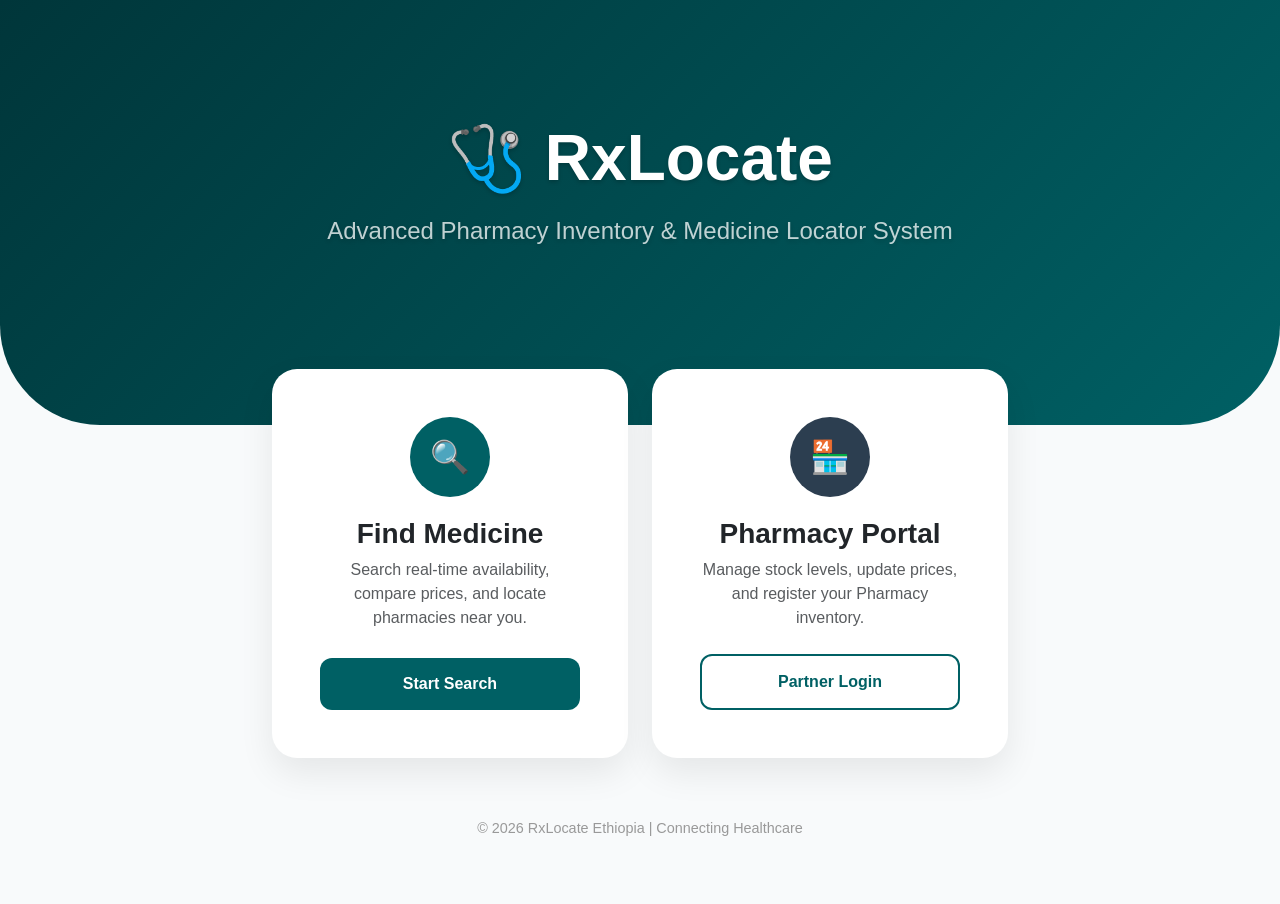
<file: src/main/resources/templates/index.html>
<!DOCTYPE html>
<html xmlns:th="http://www.thymeleaf.org">
  <head>
    <meta charset="UTF-8" />
    <meta name="viewport" content="width=device-width, initial-scale=1.0" />
    <title>RxLocate | Smart Medicine Access</title>
    <link
      href="https://cdn.jsdelivr.net/npm/bootstrap@5.3.0/dist/css/bootstrap.min.css"
      rel="stylesheet"
    />
    <style>
      :root {
        --rx-teal: #006064;
        --rx-dark: #00363a;
        --rx-accent: #26a69a;
      }

      body {
        background: #f8fafb;
        font-family: "Segoe UI", Roboto, sans-serif;
        margin: 0;
      }

      /* Modern Hero Section */
      .hero {
        background: linear-gradient(
          135deg,
          var(--rx-dark) 0%,
          var(--rx-teal) 100%
        );
        color: white;
        padding: 120px 0 160px 0;
        border-bottom-left-radius: 100px;
        border-bottom-right-radius: 100px;
        text-shadow: 0 2px 4px rgba(0, 0, 0, 0.2);
      }

      .hero h1 {
        font-size: 4rem;
        font-weight: 800;
      }

      /* Choice Cards */
      .selection-container {
        margin-top: -80px;
      }

      .card-choice {
        border: none;
        border-radius: 25px;
        transition: all 0.4s cubic-bezier(0.175, 0.885, 0.32, 1.275);
        box-shadow: 0 15px 35px rgba(0, 0, 0, 0.08);
        background: white;
        overflow: hidden;
      }

      .card-choice:hover {
        transform: translateY(-12px);
        box-shadow: 0 25px 50px rgba(0, 60, 64, 0.15);
      }

      .icon-circle {
        width: 80px;
        height: 80px;
        background: var(--rx-teal);
        color: white;
        border-radius: 50%;
        display: flex;
        align-items: center;
        justify-content: center;
        margin: 0 auto 20px auto;
        font-size: 2rem;
      }

      .btn-rx-primary {
        background: var(--rx-teal);
        color: white;
        border-radius: 12px;
        padding: 14px 30px;
        font-weight: 700;
        border: none;
        transition: 0.3s;
      }

      .btn-rx-primary:hover {
        background: var(--rx-dark);
        color: white;
        box-shadow: 0 5px 15px rgba(0, 0, 0, 0.2);
      }

      .btn-rx-outline {
        border: 2px solid var(--rx-teal);
        color: var(--rx-teal);
        border-radius: 12px;
        padding: 14px 30px;
        font-weight: 700;
        transition: 0.3s;
      }

      .btn-rx-outline:hover {
        background: var(--rx-teal);
        color: white;
      }

      footer {
        margin-top: 60px;
        color: #999;
        font-size: 0.9rem;
      }
    </style>
  </head>
  <body>
    <section class="hero text-center">
      <div class="container">
        <h1 class="mb-3">🩺 RxLocate</h1>
        <p class="lead opacity-75 fs-4">
          Advanced Pharmacy Inventory & Medicine Locator System
        </p>
      </div>
    </section>

    <div class="container selection-container">
      <div class="row justify-content-center g-4">
        <div class="col-md-5 col-lg-4">
          <div class="card card-choice p-5 text-center h-100">
            <div class="icon-circle">🔍</div>
            <h3 class="fw-bold text-dark">Find Medicine</h3>
            <p class="text-muted mb-4">
              Search real-time availability, compare prices, and locate
              pharmacies near you.
            </p>
            <a
              th:href="@{/client/search}"
              class="btn btn-rx-primary w-100 mt-auto"
              >Start Search</a
            >
          </div>
        </div>

        <div class="col-md-5 col-lg-4">
          <div class="card card-choice p-5 text-center h-100">
            <div class="icon-circle" style="background: #2c3e50">🏪</div>
            <h3 class="fw-bold text-dark">Pharmacy Portal</h3>
            <p class="text-muted mb-4">
              Manage stock levels, update prices, and register your Pharmacy
              inventory.
            </p>
            <a
              th:href="@{/pharmacy/login}"
              class="btn btn-rx-outline w-100 mt-auto"
              >Partner Login</a
            >
          </div>
        </div>
      </div>
    </div>

    <footer class="text-center pb-5">
      <div class="container">
        <p>&copy; 2026 RxLocate Ethiopia | Connecting Healthcare</p>
      </div>
    </footer>
  </body>
</html>
</file>
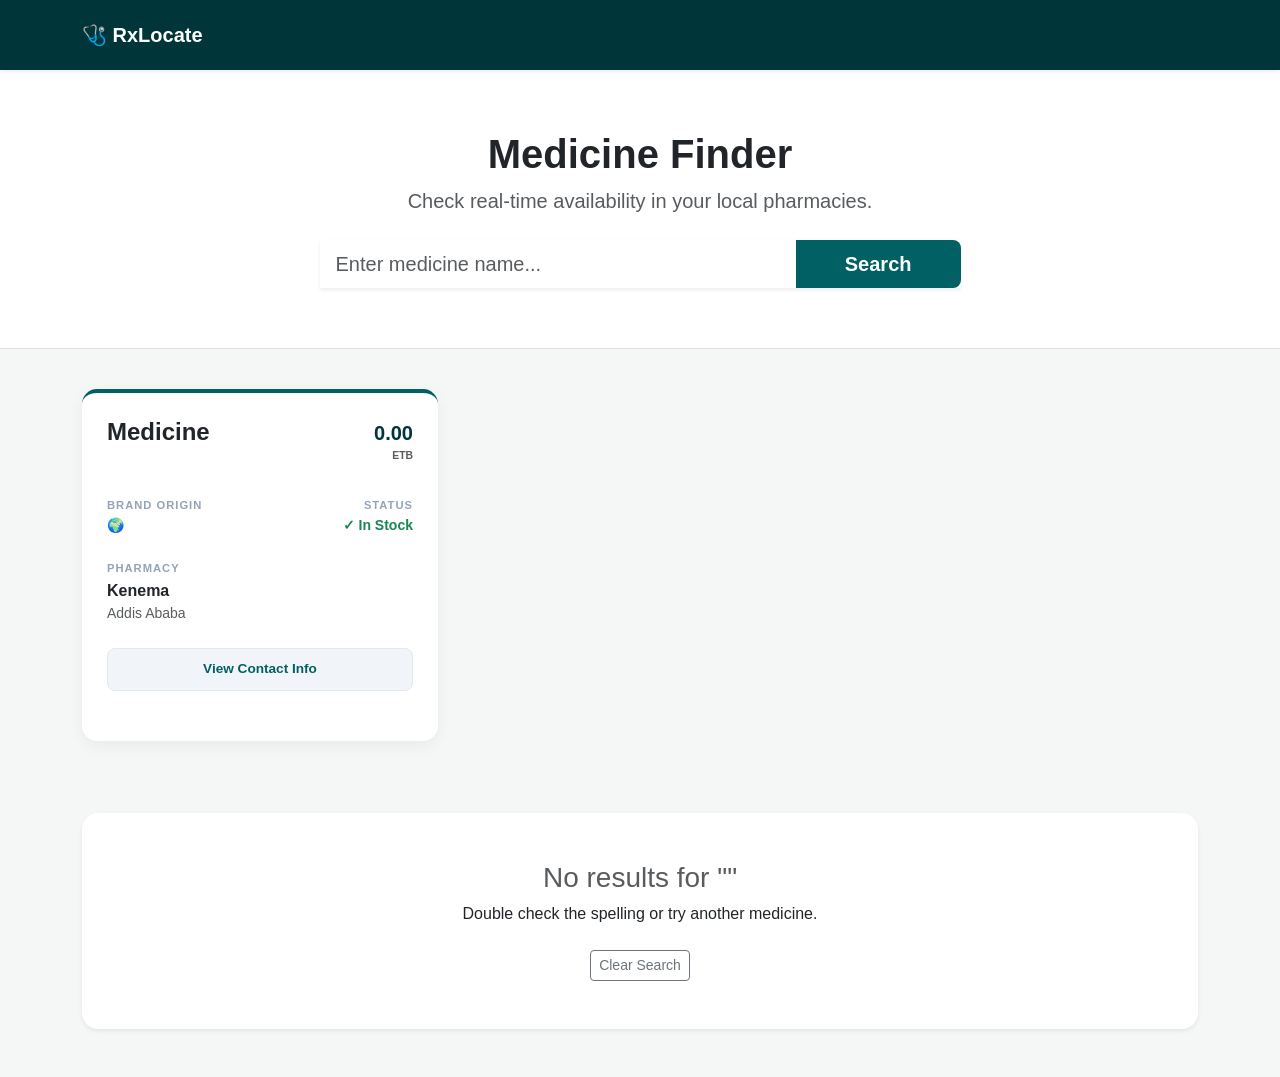
<file: src/main/resources/templates/client-search.html>
<!DOCTYPE html>
<html xmlns:th="http://www.thymeleaf.org">
  <head>
    <meta charset="UTF-8" />
    <meta name="viewport" content="width=device-width, initial-scale=1.0" />
    <title>Find Medicine | RxLocate</title>
    <link
      href="https://cdn.jsdelivr.net/npm/bootstrap@5.3.0/dist/css/bootstrap.min.css"
      rel="stylesheet"
    />
    <style>
      :root {
        --rx-teal: #006064;
        --rx-dark: #00363a;
        --rx-soft: #f8fafc;
      }
      body {
        background-color: #f4f7f6;
        font-family: "Segoe UI", Tahoma, sans-serif;
      }
      .navbar {
        background-color: var(--rx-dark) !important;
        padding: 15px 0;
      }
      .search-hero {
        background: white;
        padding: 60px 0;
        border-bottom: 1px solid #e0e0e0;
        margin-bottom: 40px;
      }
      .btn-search {
        background-color: var(--rx-teal);
        color: white;
        font-weight: bold;
      }
      .btn-search:hover {
        background-color: var(--rx-dark);
        color: white;
      }
      .med-card {
        border: none;
        border-radius: 15px;
        box-shadow: 0 5px 15px rgba(0, 0, 0, 0.05);
        background: white;
        padding: 25px;
        margin-bottom: 25px;
        border-top: 4px solid var(--rx-teal);
        height: 100%;
      }
      .price-tag {
        font-size: 1.25rem;
        font-weight: 800;
        color: var(--rx-dark);
      }
      .label-text {
        color: #94a3b8;
        font-size: 0.7rem;
        font-weight: 800;
        text-transform: uppercase;
        letter-spacing: 1px;
        display: block;
        margin-bottom: 2px;
      }
      details summary {
        list-style: none;
        display: block;
        background-color: #f1f5f9;
        color: var(--rx-teal);
        padding: 10px;
        border-radius: 8px;
        text-align: center;
        cursor: pointer;
        font-weight: 700;
        border: 1px solid #e2e8f0;
        font-size: 0.85rem;
      }
      .info-box {
        background-color: #fcfcfc;
        border-radius: 12px;
        padding: 15px;
        margin-top: 10px;
        border: 1px solid #eee;
      }
      .map-btn {
        display: block;
        background-color: #0288d1;
        color: white;
        text-align: center;
        padding: 10px;
        border-radius: 8px;
        text-decoration: none;
        margin-top: 10px;
        font-weight: 700;
        font-size: 0.85rem;
      }
    </style>
  </head>
  <body>
    <nav class="navbar navbar-dark shadow-sm">
      <div class="container">
        <a class="navbar-brand fw-bold" href="/">🩺 RxLocate</a>
      </div>
    </nav>

    <div class="search-hero text-center">
      <div class="container">
        <h1 class="fw-bold mb-2">Medicine Finder</h1>
        <p class="text-muted fs-5">
          Check real-time availability in your local pharmacies.
        </p>

        <form
          th:action="@{/client/search}"
          method="GET"
          class="row justify-content-center mt-4"
        >
          <div class="col-md-7">
            <div class="input-group input-group-lg shadow-sm">
              <input
                type="text"
                name="name"
                class="form-control border-0"
                placeholder="Enter medicine name..."
                th:value="${searchQuery}"
                required
              />
              <button class="btn btn-search px-5" type="submit">Search</button>
            </div>
          </div>
        </form>
      </div>
    </div>

    <div class="container pb-5">
      <div
        class="row"
        th:if="${medicines != null and !#lists.isEmpty(medicines)}"
      >
        <div class="col-md-4 mb-4" th:each="med : ${medicines}">
          <div class="med-card">
            <div class="d-flex justify-content-between align-items-start mb-3">
              <div>
                <h4 class="fw-bold mb-0 text-dark" th:text="${med.name}">
                  Medicine
                </h4>
                <div
                  class="text-muted fw-bold small"
                  th:text="${med.dosage != null and med.dosage != '' ? med.dosage : 'Dosage Unknown'}"
                ></div>
              </div>
              <div class="text-end">
                <span class="price-tag" th:text="${med.price}">0.00</span>
                <small
                  class="fw-bold d-block text-muted"
                  style="font-size: 0.65rem"
                  >ETB</small
                >
              </div>
            </div>

            <hr class="text-light" />

            <div class="row mb-4">
              <div class="col-6">
                <span class="label-text">Brand Origin</span>
                <p class="mb-0 fw-bold text-dark small">
                  🌍
                  <span
                    th:text="${med.brandCountry != null and med.brandCountry != '' ? med.brandCountry : 'Unknown'}"
                  ></span>
                </p>
              </div>
              <div class="col-6 text-end">
                <span class="label-text">Status</span>
                <p class="mb-0 text-success fw-bold small">✓ In Stock</p>
              </div>
            </div>

            <div class="mb-4">
              <span class="label-text">Pharmacy</span>
              <p
                class="mb-0 text-dark fw-bold"
                th:text="${med.pharmacy.pharmacyName}"
              >
                Kenema
              </p>
              <p class="text-muted small" th:text="${med.pharmacy.location}">
                Addis Ababa
              </p>
            </div>

            <details>
              <summary>View Contact Info</summary>
              <div class="info-box text-center">
                <span class="label-text">Phone Number</span>
                <p class="mb-2">
                  <a
                    th:href="'tel:' + ${med.pharmacy.phoneNumber}"
                    class="text-dark fw-bold text-decoration-none fs-5"
                    th:text="${med.pharmacy.phoneNumber}"
                    >+251...</a
                  >
                </p>
                <div
                  th:if="${med.pharmacy.googleMapLink != null and !med.pharmacy.googleMapLink.isEmpty()}"
                >
                  <a
                    th:href="${med.pharmacy.googleMapLink}"
                    target="_blank"
                    class="map-btn"
                  >
                    📍 Open in Google Maps
                  </a>
                </div>
              </div>
            </details>
          </div>
        </div>
      </div>

      <div
        th:if="${searchQuery != null and #lists.isEmpty(medicines)}"
        class="text-center mt-5 py-5 bg-white rounded-4 shadow-sm"
      >
        <h3 class="text-muted">
          No results for "<span th:text="${searchQuery}"></span>"
        </h3>
        <p>Double check the spelling or try another medicine.</p>
        <a href="/client/search" class="btn btn-outline-secondary btn-sm mt-2"
          >Clear Search</a
        >
      </div>
    </div>
  </body>
</html>
</file>
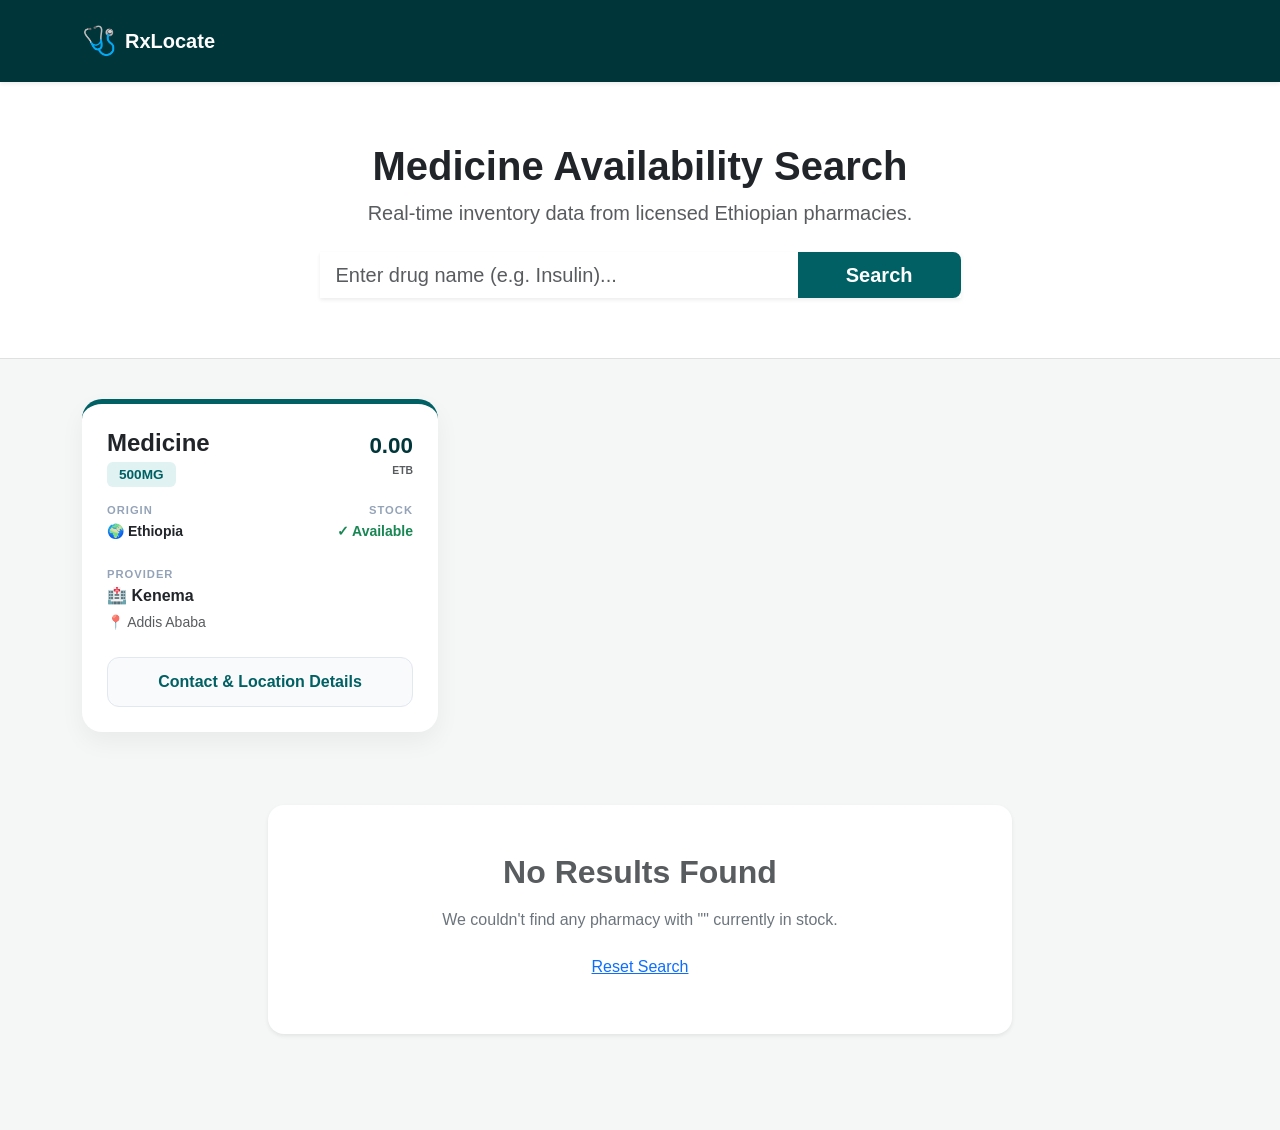
<file: src/main/resources/templates/Client.html>
<!DOCTYPE html>
<html xmlns:th="http://www.thymeleaf.org">
  <head>
    <meta charset="UTF-8" />
    <meta name="viewport" content="width=device-width, initial-scale=1.0" />
    <title>Find Medicine | RxLocate</title>
    <link
      href="https://cdn.jsdelivr.net/npm/bootstrap@5.3.0/dist/css/bootstrap.min.css"
      rel="stylesheet"
    />
    <style>
      :root {
        --rx-teal: #006064;
        --rx-dark: #00363a;
        --rx-soft: #e0f2f1;
      }
      body {
        background-color: #f4f7f6;
        font-family: "Segoe UI", Tahoma, sans-serif;
      }
      .navbar {
        background-color: var(--rx-dark) !important;
        padding: 15px 0;
      }
      .search-hero {
        background: white;
        padding: 60px 0;
        border-bottom: 1px solid #e0e0e0;
        margin-bottom: 40px;
      }
      .btn-search {
        background-color: var(--rx-teal);
        color: white;
        font-weight: bold;
        border: none;
      }
      .btn-search:hover {
        background-color: var(--rx-dark);
        color: white;
      }
      /* Modern Medicine Card */
      .med-card {
        border: none;
        border-radius: 20px;
        box-shadow: 0 10px 25px rgba(0, 0, 0, 0.05);
        background: white;
        padding: 25px;
        margin-bottom: 25px;
        transition: 0.3s ease;
        border-top: 5px solid var(--rx-teal);
      }
      .med-card:hover {
        transform: translateY(-8px);
        box-shadow: 0 15px 35px rgba(0, 60, 64, 0.1);
      }
      .dosage-badge {
        background-color: var(--rx-soft);
        color: var(--rx-teal);
        padding: 5px 12px;
        border-radius: 6px;
        font-size: 0.85rem;
        font-weight: 800;
        text-transform: uppercase;
      }
      .price-tag {
        font-size: 1.4rem;
        font-weight: 800;
        color: var(--rx-dark);
      }
      .label-text {
        color: #94a3b8;
        font-size: 0.7rem;
        font-weight: 800;
        text-transform: uppercase;
        letter-spacing: 1px;
        display: block;
        margin-bottom: 2px;
      }
      /* Collapsible Contact Section */
      details summary {
        list-style: none;
        display: block;
        background-color: #f8fafb;
        color: var(--rx-teal);
        padding: 12px;
        border-radius: 12px;
        text-align: center;
        cursor: pointer;
        font-weight: 700;
        transition: 0.3s;
        border: 1px solid #e2e8f0;
        user-select: none;
      }
      details summary:hover {
        background-color: var(--rx-soft);
      }
      .info-box {
        background-color: #ffffff;
        border-radius: 12px;
        padding: 15px;
        margin-top: 10px;
        border: 1px solid #eee;
      }
      .map-btn {
        display: block;
        background-color: #0288d1;
        color: white;
        text-align: center;
        padding: 12px;
        border-radius: 8px;
        text-decoration: none;
        margin-top: 10px;
        font-weight: 700;
      }
    </style>
  </head>
  <body>
    <nav class="navbar navbar-dark shadow-sm">
      <div class="container">
        <a class="navbar-brand fw-bold d-flex align-items-center" href="/">
          <span class="fs-3 me-2">🩺</span> RxLocate
        </a>
      </div>
    </nav>

    <div class="search-hero text-center">
      <div class="container">
        <h1 class="fw-bold mb-2">Medicine Availability Search</h1>
        <p class="text-muted fs-5 mb-4">
          Real-time inventory data from licensed Ethiopian pharmacies.
        </p>

        <form
          th:action="@{/client/search}"
          method="GET"
          class="row justify-content-center"
        >
          <div class="col-md-7">
            <div class="input-group input-group-lg shadow-sm">
              <input
                type="text"
                name="name"
                class="form-control border-0"
                placeholder="Enter drug name (e.g. Insulin)..."
                th:value="${searchQuery}"
                required
              />
              <button class="btn btn-search px-5" type="submit">Search</button>
            </div>
          </div>
        </form>
      </div>
    </div>

    <div class="container pb-5">
      <div
        class="row"
        th:if="${medicines != null and !#lists.isEmpty(medicines)}"
      >
        <div class="col-md-4" th:each="med : ${medicines}">
          <div class="med-card">
            <div class="d-flex justify-content-between align-items-start mb-3">
              <div>
                <h4 class="fw-bold mb-1 text-dark" th:text="${med.name}">
                  Medicine
                </h4>
                <span class="dosage-badge" th:text="${med.dosage}">500mg</span>
              </div>
              <div class="text-end">
                <span class="price-tag" th:text="${med.price}">0.00</span>
                <small
                  class="fw-bold d-block text-muted"
                  style="font-size: 0.65rem"
                  >ETB</small
                >
              </div>
            </div>

            <div class="row mb-4">
              <div class="col-6">
                <span class="label-text">Origin</span>
                <p class="mb-0 fw-bold text-dark small">
                  🌍 <span th:text="${med.brandCountry}">Ethiopia</span>
                </p>
              </div>
              <div class="col-6 text-end">
                <span class="label-text">Stock</span>
                <p class="mb-0 text-success fw-bold small">✓ Available</p>
              </div>
            </div>

            <div class="mb-4">
              <span class="label-text">Provider</span>
              <p class="mb-1 text-dark fw-bold">
                🏥 <span th:text="${med.pharmacy.pharmacyName}">Kenema</span>
              </p>
              <p class="text-muted small mb-0">
                📍 <span th:text="${med.pharmacy.location}">Addis Ababa</span>
              </p>
            </div>

            <details>
              <summary>Contact & Location Details</summary>
              <div class="info-box shadow-sm">
                <span class="label-text">Pharmacy Phone</span>
                <p class="mb-3">
                  <a
                    th:href="'tel:' + ${med.pharmacy.phoneNumber}"
                    class="text-dark fw-bold text-decoration-none fs-5"
                    th:text="${med.pharmacy.phoneNumber}"
                    >+251...</a
                  >
                </p>

                <div
                  th:if="${med.pharmacy.googleMapLink != null and !med.pharmacy.googleMapLink.isEmpty()}"
                >
                  <span class="label-text">Map View</span>
                  <a
                    th:href="${med.pharmacy.googleMapLink}"
                    target="_blank"
                    class="map-btn"
                    >📍 Open in Google Maps</a
                  >
                </div>
              </div>
            </details>
          </div>
        </div>
      </div>

      <div
        th:if="${searchQuery != null and #lists.isEmpty(medicines)}"
        class="text-center py-5"
      >
        <div class="bg-white rounded-4 p-5 shadow-sm d-inline-block col-md-8">
          <h2 class="text-muted fw-bold mb-3">No Results Found</h2>
          <p class="text-secondary mb-0">
            We couldn't find any pharmacy with "<span
              th:text="${searchQuery}"
              class="fw-bold"
            ></span
            >" currently in stock.
          </p>
          <a href="/client/search" class="btn btn-link text-teal mt-3"
            >Reset Search</a
          >
        </div>
      </div>
    </div>
  </body>
</html>
</file>
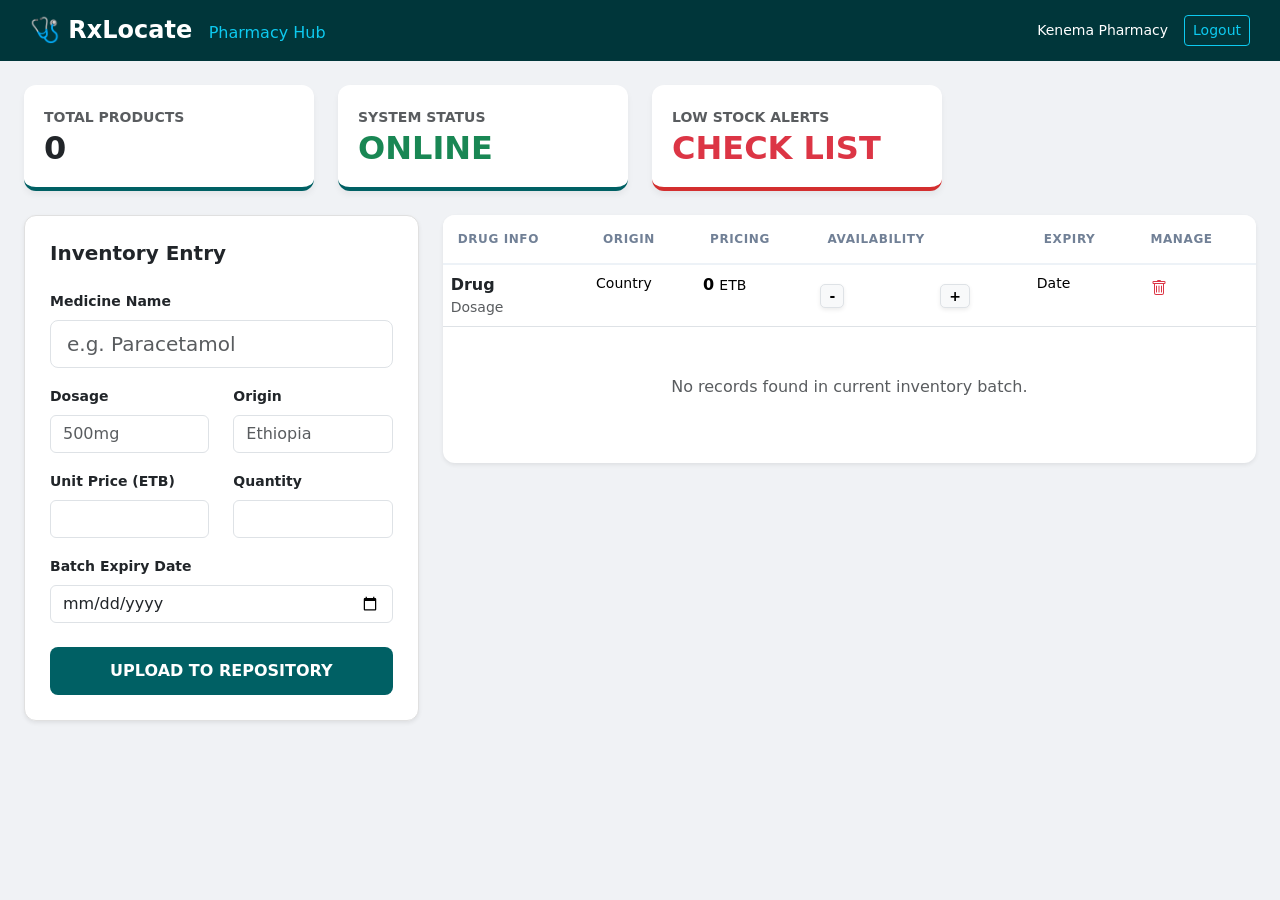
<file: src/main/resources/templates/pharmacy-dashboard.html>
<!DOCTYPE html>
<html xmlns:th="http://www.thymeleaf.org">
  <head>
    <meta charset="UTF-8" />
    <title>RxLocate | Inventory Control</title>
    <link
      href="https://cdn.jsdelivr.net/npm/bootstrap@5.3.0/dist/css/bootstrap.min.css"
      rel="stylesheet"
    />
    <style>
      :root {
        --rx-dark: #00363a;
        --rx-teal: #006064;
        --rx-light: #e0f2f1;
        --rx-danger: #d32f2f;
      }
      body {
        background-color: #f0f2f5;
        font-family: "Inter", system-ui, sans-serif;
      }

      /* Horizontal Top Bar instead of just a sidebar */
      .top-nav {
        background: var(--rx-dark);
        color: white;
        padding: 15px 30px;
      }

      .stat-card {
        background: white;
        border: none;
        border-radius: 12px;
        padding: 20px;
        box-shadow: 0 4px 6px rgba(0, 0, 0, 0.05);
        border-bottom: 4px solid var(--rx-teal);
      }

      .control-panel {
        background: white;
        border-radius: 12px;
        padding: 25px;
        height: 100%;
        border: 1px solid #e0e0e0;
      }

      .inventory-table-container {
        background: white;
        border-radius: 12px;
        padding: 0;
        overflow: hidden;
        box-shadow: 0 10px 25px rgba(0, 0, 0, 0.05);
      }

      .table thead {
        background-color: #f8f9fa;
        border-bottom: 2px solid #edf2f7;
      }
      .table th {
        text-transform: uppercase;
        font-size: 0.75rem;
        letter-spacing: 0.05em;
        color: #718096;
        padding: 15px;
      }

      .status-pill {
        padding: 4px 12px;
        border-radius: 20px;
        font-size: 0.75rem;
        font-weight: bold;
      }
      .status-good {
        background: #c6f6d5;
        color: #22543d;
      }
      .status-low {
        background: #fed7d7;
        color: #822727;
      }

      .btn-add {
        background: var(--rx-teal);
        color: white;
        border: none;
        padding: 12px;
        border-radius: 8px;
        width: 100%;
        font-weight: bold;
      }
      .btn-add:hover {
        background: var(--rx-dark);
        color: white;
      }
    </style>
  </head>
  <body>
    <nav class="top-nav d-flex justify-content-between align-items-center">
      <h4 class="mb-0 fw-bold">
        🩺 RxLocate
        <span class="fw-light ms-2 fs-6 text-info">Pharmacy Hub</span>
      </h4>
      <div class="d-flex align-items-center">
        <span
          class="me-3 small"
          th:text="${session.loggedInPharmacy.pharmacyName}"
          >Kenema Pharmacy</span
        >
        <a th:href="@{/pharmacy/logout}" class="btn btn-sm btn-outline-info"
          >Logout</a
        >
      </div>
    </nav>

    <div class="container-fluid p-4">
      <div class="row mb-4">
        <div class="col-md-3">
          <div class="stat-card">
            <label class="text-muted small fw-bold">TOTAL PRODUCTS</label>
            <h2 class="fw-bold mb-0" th:text="${#lists.size(medicines)}">0</h2>
          </div>
        </div>
        <div class="col-md-3">
          <div class="stat-card">
            <label class="text-muted small fw-bold">SYSTEM STATUS</label>
            <h2 class="fw-bold mb-0 text-success">ONLINE</h2>
          </div>
        </div>
        <div class="col-md-3">
          <div class="stat-card" style="border-bottom-color: var(--rx-danger)">
            <label class="text-muted small fw-bold">LOW STOCK ALERTS</label>
            <h2 class="fw-bold mb-0 text-danger">CHECK LIST</h2>
          </div>
        </div>
      </div>

      <div class="row">
        <div class="col-md-4">
          <div class="control-panel shadow-sm">
            <h5 class="fw-bold mb-4">Inventory Entry</h5>
            <form th:action="@{/pharmacy/add-medicine}" method="POST">
              <div class="mb-3">
                <label class="form-label small fw-bold">Medicine Name</label>
                <input
                  type="text"
                  name="name"
                  class="form-control form-control-lg"
                  placeholder="e.g. Paracetamol"
                  required
                />
              </div>
              <div class="row">
                <div class="col-6 mb-3">
                  <label class="form-label small fw-bold">Dosage</label>
                  <input
                    type="text"
                    name="dosage"
                    class="form-control"
                    placeholder="500mg"
                    required
                  />
                </div>
                <div class="col-6 mb-3">
                  <label class="form-label small fw-bold">Origin</label>
                  <input
                    type="text"
                    name="brandCountry"
                    class="form-control"
                    placeholder="Ethiopia"
                    required
                  />
                </div>
              </div>
              <div class="row">
                <div class="col-6 mb-3">
                  <label class="form-label small fw-bold"
                    >Unit Price (ETB)</label
                  >
                  <input
                    type="number"
                    step="0.01"
                    name="price"
                    class="form-control"
                    required
                  />
                </div>
                <div class="col-6 mb-3">
                  <label class="form-label small fw-bold">Quantity</label>
                  <input
                    type="number"
                    name="quantity"
                    class="form-control"
                    required
                  />
                </div>
              </div>
              <div class="mb-4">
                <label class="form-label small fw-bold"
                  >Batch Expiry Date</label
                >
                <input
                  type="date"
                  name="expiryDate"
                  class="form-control"
                  required
                />
              </div>
              <button type="submit" class="btn btn-add">
                UPLOAD TO REPOSITORY
              </button>
            </form>
          </div>
        </div>

        <div class="col-md-8">
          <div class="inventory-table-container shadow-sm">
            <table class="table table-hover mb-0">
              <thead>
                <tr>
                  <th>Drug Info</th>
                  <th>Origin</th>
                  <th>Pricing</th>
                  <th>Availability</th>
                  <th>Expiry</th>
                  <th>Manage</th>
                </tr>
              </thead>
              <tbody>
                <tr th:each="med : ${medicines}">
                  <td>
                    <div class="fw-bold text-dark" th:text="${med.name}">
                      Drug
                    </div>
                    <div class="small text-muted" th:text="${med.dosage}">
                      Dosage
                    </div>
                  </td>
                  <td class="small" th:text="${med.brandCountry}">Country</td>
                  <td>
                    <span class="fw-bold" th:text="${med.price}">0</span>
                    <small>ETB</small>
                  </td>
                  <td class="align-middle">
                    <div class="d-flex align-items-center">
                      <a
                        th:href="@{/medicine/update-quantity/{id}/decrease(id=${med.id})}"
                        class="btn btn-sm btn-light border shadow-sm px-2 fw-bold"
                        style="line-height: 1; border-radius: 5px"
                        >-</a
                      >

                      <span
                        class="status-pill mx-2 text-center"
                        style="min-width: 80px; display: inline-block"
                        th:classappend="${med.quantity < 10} ? 'status-low' : 'status-good'"
                        th:text="${med.quantity + ' Units'}"
                      >
                      </span>

                      <a
                        th:href="@{/medicine/update-quantity/{id}/increase(id=${med.id})}"
                        class="btn btn-sm btn-light border shadow-sm px-2 fw-bold"
                        style="line-height: 1; border-radius: 5px"
                        >+</a
                      >
                    </div>
                  </td>
                  <td
                    class="small"
                    th:text="${#temporals.format(med.expiryDate, 'dd/MM/yyyy')}"
                  >
                    Date
                  </td>
                  <td>
                    <a
                      th:href="@{/pharmacy/delete-medicine/{id}(id=${med.id})}"
                      class="btn btn-sm btn-outline-danger border-0"
                    >
                      <svg
                        xmlns="http://www.w3.org/2000/svg"
                        width="16"
                        height="16"
                        fill="currentColor"
                        class="bi bi-trash"
                        viewBox="0 0 16 16"
                      >
                        <path
                          d="M5.5 5.5A.5.5 0 0 1 6 6v6a.5.5 0 0 1-1 0V6a.5.5 0 0 1 .5-.5zm2.5 0a.5.5 0 0 1 .5.5v6a.5.5 0 0 1-1 0V6a.5.5 0 0 1 .5-.5zm3 .5a.5.5 0 0 0-1 0v6a.5.5 0 0 0 1 0V6z"
                        />
                        <path
                          fill-rule="evenodd"
                          d="M14.5 3a1 1 0 0 1-1 1H13v9a2 2 0 0 1-2 2H5a2 2 0 0 1-2-2V4h-.5a1 1 0 0 1-1-1V2a1 1 0 0 1 1-1H6a1 1 0 0 1 1-1h2a1 1 0 0 1 1 1h3.5a1 1 0 0 1 1 1v1zM4.118 4 4 4.059V13a1 1 0 0 0 1 1h6a1 1 0 0 0 1-1V4.059L11.882 4H4.118zM2.5 3V2h11v1h-11z"
                        />
                      </svg>
                    </a>
                  </td>
                </tr>
              </tbody>
            </table>
            <div th:if="${#lists.isEmpty(medicines)}" class="text-center p-5">
              <p class="text-muted">
                No records found in current inventory batch.
              </p>
            </div>
          </div>
        </div>
      </div>
    </div>
  </body>
</html>
</file>
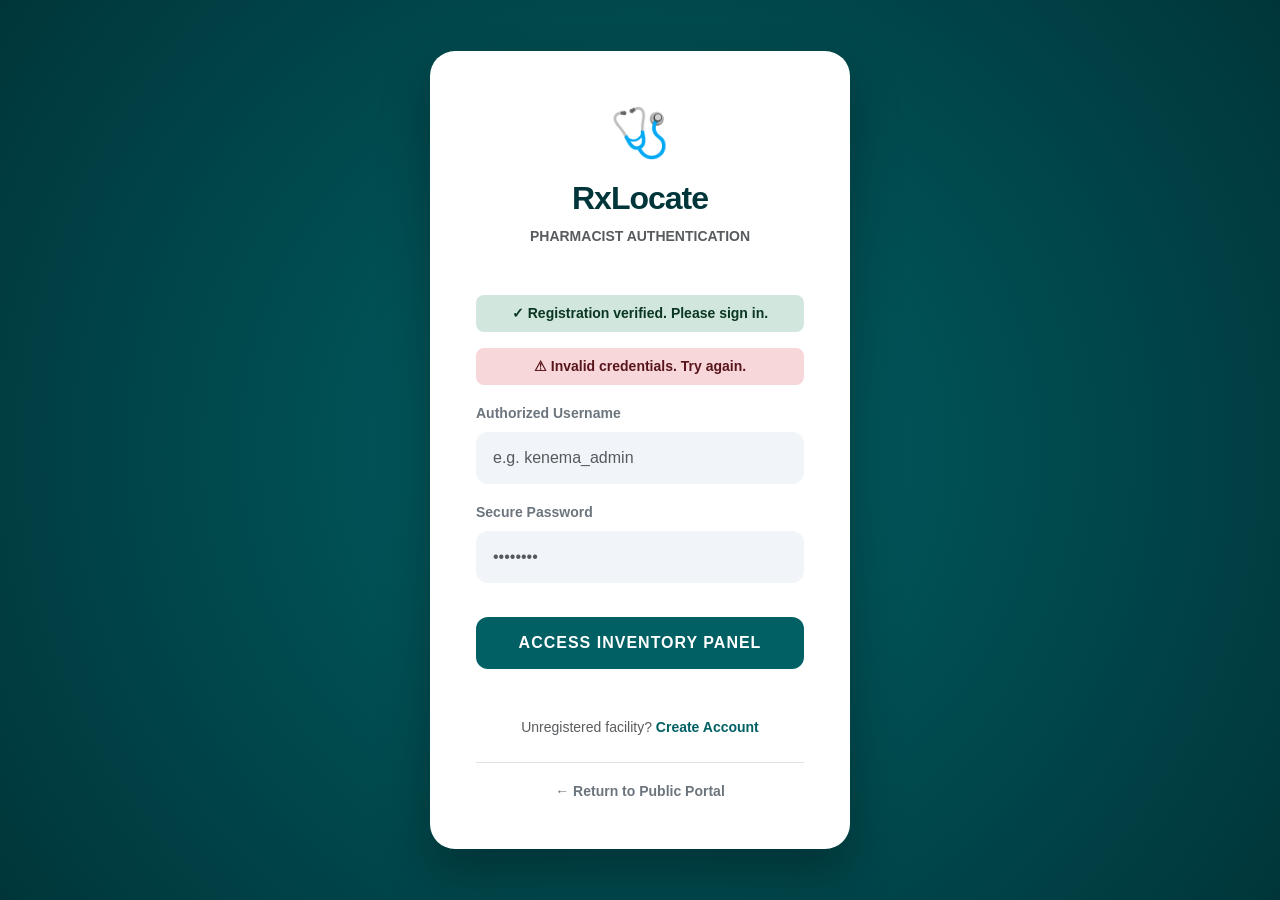
<file: src/main/resources/templates/Pharmacy-Login.html>
<!DOCTYPE html>
<html xmlns:th="http://www.thymeleaf.org">
  <head>
    <meta charset="UTF-8" />
    <title>Pharmacy Login | RxLocate</title>
    <link
      href="https://cdn.jsdelivr.net/npm/bootstrap@5.3.0/dist/css/bootstrap.min.css"
      rel="stylesheet"
    />
    <style>
      :root {
        --rx-teal: #006064;
        --rx-dark: #00363a;
      }
      body {
        background: radial-gradient(
          circle at center,
          var(--rx-teal) 0%,
          var(--rx-dark) 100%
        );
        height: 100vh;
        display: flex;
        align-items: center;
        justify-content: center;
        font-family: "Segoe UI", sans-serif;
        margin: 0;
      }
      .login-card {
        background: rgba(255, 255, 255, 1);
        padding: 45px;
        border-radius: 25px;
        box-shadow: 0 25px 50px rgba(0, 0, 0, 0.3);
        width: 100%;
        max-width: 420px;
        border: 1px solid rgba(255, 255, 255, 0.1);
      }
      .logo-icon {
        font-size: 3rem;
        margin-bottom: 10px;
        display: block;
      }
      .form-control {
        background: #f1f5f9;
        border: 2px solid transparent;
        border-radius: 12px;
        padding: 12px 15px;
        transition: 0.3s;
      }
      .form-control:focus {
        background: white;
        border-color: var(--rx-teal);
        box-shadow: none;
      }
      .btn-rx-login {
        background: var(--rx-teal);
        border: none;
        padding: 14px;
        border-radius: 12px;
        font-weight: 800;
        color: white;
        text-transform: uppercase;
        letter-spacing: 1px;
        transition: 0.3s;
        margin-top: 10px;
      }
      .btn-rx-login:hover {
        background: var(--rx-dark);
        transform: translateY(-2px);
        box-shadow: 0 5px 15px rgba(0, 0, 0, 0.1);
        color: white;
      }
      .register-link {
        color: var(--rx-teal);
        font-weight: 700;
        text-decoration: none;
      }
      .register-link:hover {
        color: var(--rx-dark);
        text-decoration: underline;
      }
    </style>
  </head>
  <body>
    <div class="login-card">
      <div class="text-center mb-5">
        <span class="logo-icon">🩺</span>
        <h2 class="fw-bold" style="color: var(--rx-dark); letter-spacing: -1px">
          RxLocate
        </h2>
        <p class="text-muted small fw-bold text-uppercase">
          Pharmacist Authentication
        </p>
      </div>

      <div
        th:if="${param.registered}"
        class="alert alert-success border-0 rounded-3 py-2 small fw-bold text-center"
        role="alert"
      >
        ✓ Registration verified. Please sign in.
      </div>

      <div
        th:if="${error}"
        class="alert alert-danger border-0 rounded-3 py-2 small fw-bold text-center"
        role="alert"
      >
        ⚠ Invalid credentials. Try again.
      </div>

      <form th:action="@{/pharmacy/login}" method="POST">
        <div class="mb-3">
          <label class="form-label small fw-bold text-secondary"
            >Authorized Username</label
          >
          <input
            type="text"
            name="username"
            class="form-control"
            placeholder="e.g. kenema_admin"
            required
          />
        </div>
        <div class="mb-4">
          <label class="form-label small fw-bold text-secondary"
            >Secure Password</label
          >
          <input
            type="password"
            name="password"
            class="form-control"
            placeholder="••••••••"
            required
          />
        </div>
        <button type="submit" class="btn btn-rx-login w-100">
          Access Inventory Panel
        </button>
      </form>

      <div class="mt-5 text-center">
        <p class="small text-muted mb-4">
          Unregistered facility?
          <a th:href="@{/pharmacy/register}" class="register-link"
            >Create Account</a
          >
        </p>
        <div class="pt-3 border-top">
          <a
            th:href="@{/}"
            class="text-secondary small text-decoration-none fw-bold"
          >
            ← Return to Public Portal
          </a>
        </div>
      </div>
    </div>
  </body>
</html>
</file>
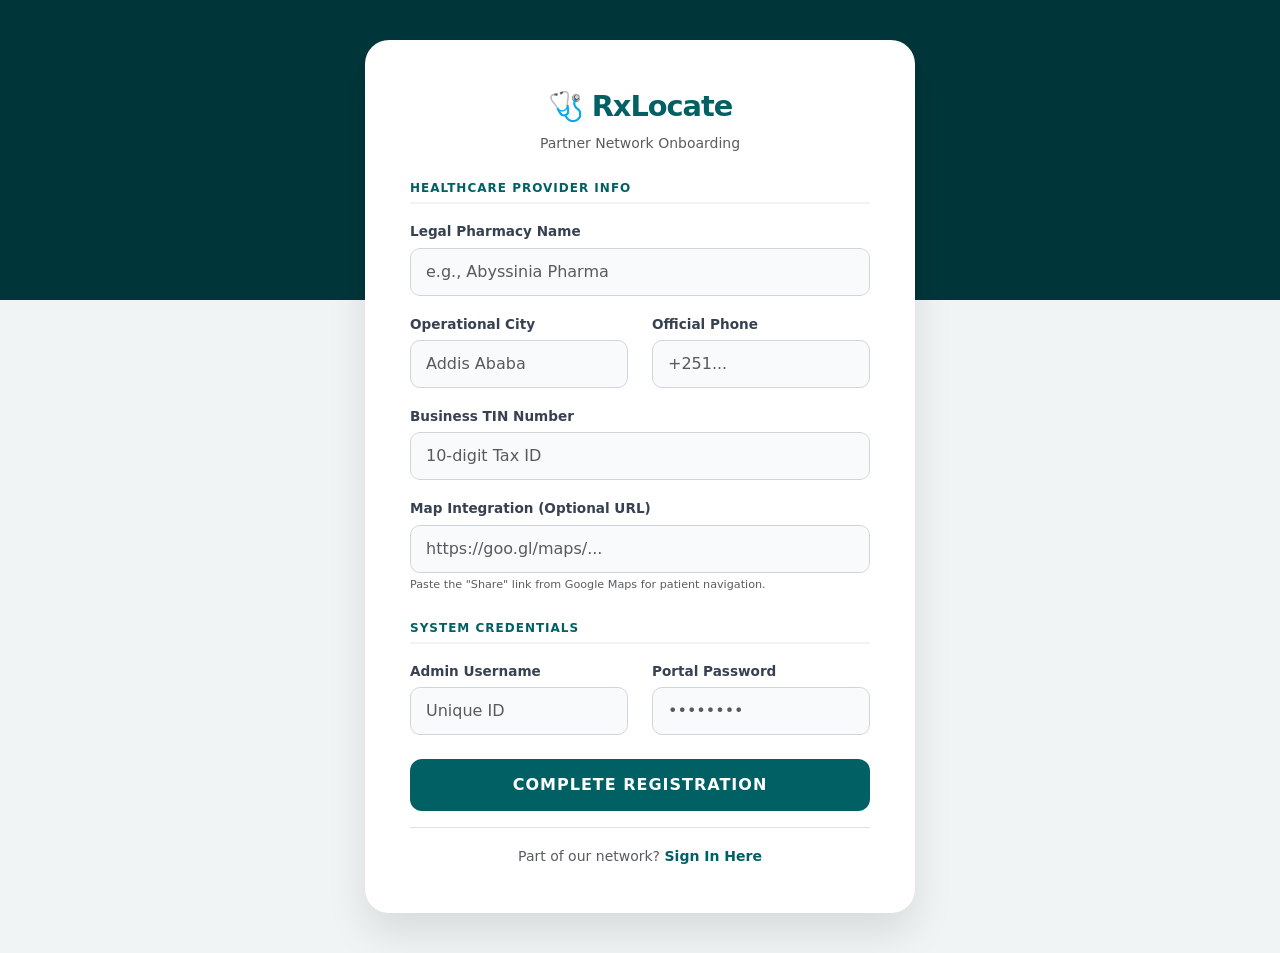
<file: src/main/resources/templates/pharmacy-register.html>
<!DOCTYPE html>
<html xmlns:th="http://www.thymeleaf.org">
  <head>
    <meta charset="UTF-8" />
    <meta name="viewport" content="width=device-width, initial-scale=1.0" />
    <title>Pharmacy Registration | RxLocate</title>
    <link
      href="https://cdn.jsdelivr.net/npm/bootstrap@5.3.0/dist/css/bootstrap.min.css"
      rel="stylesheet"
    />
    <style>
      :root {
        --rx-teal: #006064;
        --rx-dark: #00363a;
      }
      body {
        background-color: #f0f4f4;
        background-image: linear-gradient(
          180deg,
          var(--rx-dark) 300px,
          #f0f4f4 300px
        );
        font-family: "Inter", system-ui, -apple-system, sans-serif;
        display: flex;
        align-items: center;
        justify-content: center;
        min-height: 100vh;
        margin: 0;
        padding: 40px 20px;
      }
      .register-container {
        background: white;
        padding: 45px;
        border-radius: 24px;
        box-shadow: 0 20px 40px rgba(0, 0, 0, 0.1);
        width: 100%;
        max-width: 550px;
      }
      .brand-logo {
        color: var(--rx-teal);
        font-weight: 800;
        font-size: 1.8rem;
        text-align: center;
        margin-bottom: 5px;
        letter-spacing: -1px;
      }
      .section-title {
        font-size: 0.75rem;
        text-transform: uppercase;
        color: var(--rx-teal);
        font-weight: 800;
        margin-top: 25px;
        margin-bottom: 15px;
        padding-bottom: 5px;
        border-bottom: 2px solid #f0f4f4;
        letter-spacing: 1px;
      }
      .form-control {
        border-radius: 10px;
        padding: 11px 15px;
        border: 1px solid #d1d5db;
        background-color: #f9fafb;
      }
      .form-control:focus {
        border-color: var(--rx-teal);
        box-shadow: 0 0 0 3px rgba(0, 96, 100, 0.1);
        background-color: white;
      }
      .btn-register {
        background-color: var(--rx-teal);
        border: none;
        color: white;
        font-weight: 700;
        padding: 14px;
        border-radius: 12px;
        transition: all 0.3s ease;
        text-transform: uppercase;
        letter-spacing: 1px;
      }
      .btn-register:hover {
        background-color: var(--rx-dark);
        transform: translateY(-2px);
        box-shadow: 0 8px 15px rgba(0, 0, 0, 0.1);
      }
      label {
        font-size: 0.85rem;
        color: #374151;
        margin-bottom: 6px;
      }
    </style>
  </head>
  <body>
    <div class="register-container">
      <div class="brand-logo">🩺 RxLocate</div>
      <p class="text-center text-muted small mb-4">
        Partner Network Onboarding
      </p>

      <form th:action="@{/pharmacy/register}" method="POST">
        <div class="section-title">Healthcare Provider Info</div>

        <div class="mb-3">
          <label class="fw-bold">Legal Pharmacy Name</label>
          <input
            type="text"
            name="pharmacyName"
            class="form-control"
            placeholder="e.g., Abyssinia Pharma"
            required
          />
        </div>

        <div class="row">
          <div class="col-md-6 mb-3">
            <label class="fw-bold">Operational City</label>
            <input
              type="text"
              name="location"
              class="form-control"
              placeholder="Addis Ababa"
              required
            />
          </div>
          <div class="col-md-6 mb-3">
            <label class="fw-bold">Official Phone</label>
            <input
              type="tel"
              name="phoneNumber"
              class="form-control"
              placeholder="+251..."
              required
            />
          </div>
        </div>

        <div class="mb-3">
          <label class="fw-bold">Business TIN Number</label>
          <input
            type="text"
            name="tinNumber"
            class="form-control"
            placeholder="10-digit Tax ID"
            required
          />
        </div>

        <div class="mb-3">
          <label class="fw-bold">Map Integration (Optional URL)</label>
          <input
            type="url"
            name="googleMapLink"
            class="form-control"
            placeholder="https://goo.gl/maps/..."
          />
          <div class="form-text" style="font-size: 0.7rem">
            Paste the "Share" link from Google Maps for patient navigation.
          </div>
        </div>

        <div class="section-title">System Credentials</div>

        <div class="row">
          <div class="col-md-6 mb-3">
            <label class="fw-bold">Admin Username</label>
            <input
              type="text"
              name="username"
              class="form-control"
              placeholder="Unique ID"
              required
            />
          </div>
          <div class="col-md-6 mb-4">
            <label class="fw-bold">Portal Password</label>
            <input
              type="password"
              name="password"
              class="form-control"
              placeholder="••••••••"
              required
            />
          </div>
        </div>

        <button type="submit" class="btn btn-register w-100 mb-3">
          Complete Registration
        </button>

        <div class="text-center pt-3 border-top">
          <span class="small text-muted">Part of our network? </span>
          <a
            th:href="@{/pharmacy/login}"
            class="small text-decoration-none fw-bold"
            style="color: var(--rx-teal)"
            >Sign In Here</a
          >
        </div>
      </form>
    </div>
  </body>
</html>
</file>
